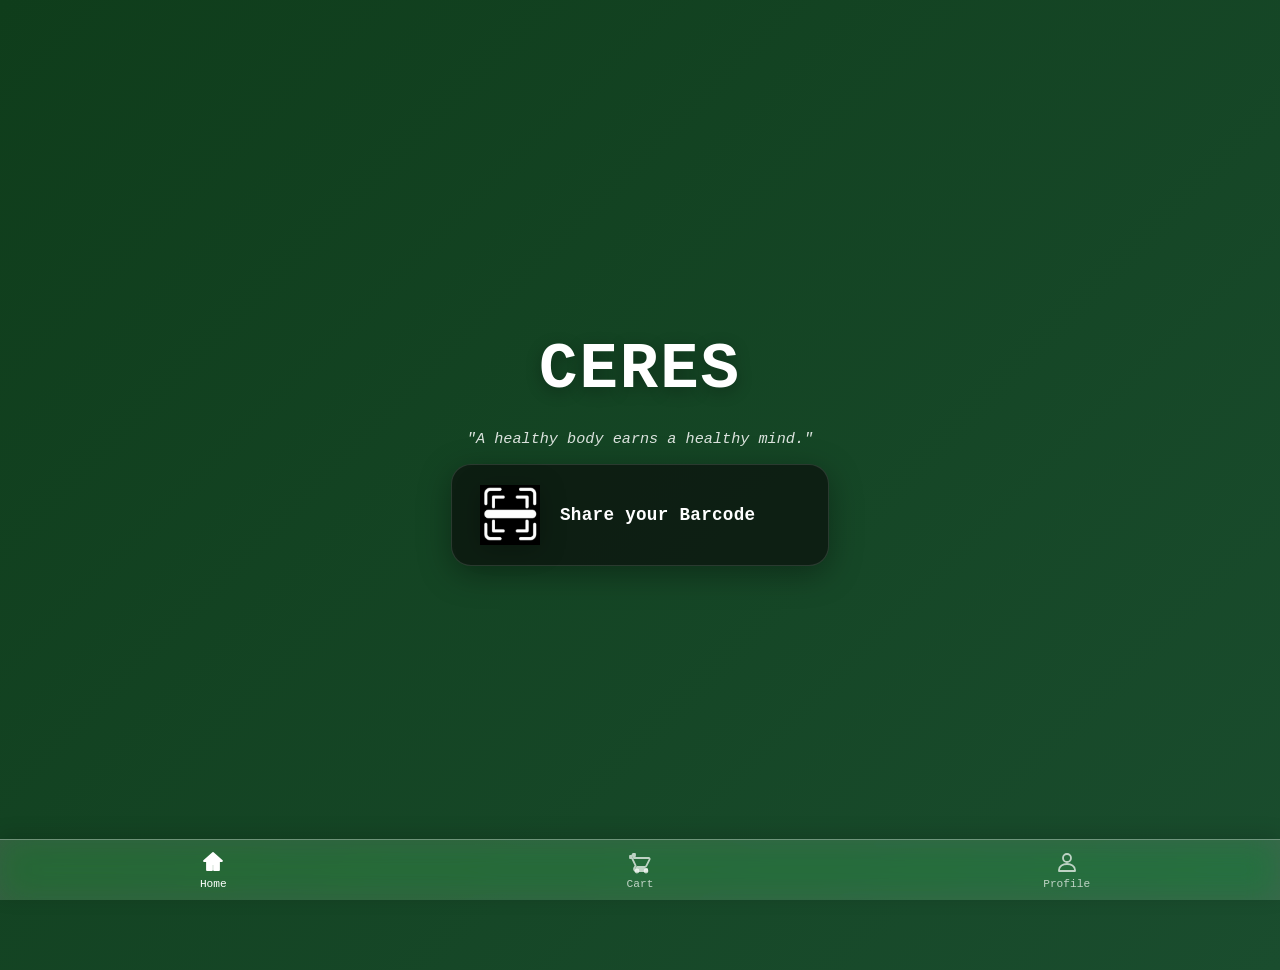
<file: index.html>
<!DOCTYPE html>
<html lang="en">
<head>
  <meta charset="UTF-8">
  <meta name="viewport" content="width=device-width, initial-scale=1.0, viewport-fit=cover, user-scalable=no">
  <title>Ceres</title>
  <link rel="stylesheet" href="style.css">
</head>
<body>
  <div class="scan-options">
    <h1 class="ceres-title">CERES</h1>
    <p class="ceres-quote">"A healthy body earns a healthy mind."</p>
  </div>

  <div class="scan-options">
    <a href="scanner.html" class="scan-glass-card">
      <img src="scan-icon.png" alt="Open Barcode Scanner" class="scan-icon">
      <p class="scan-label">Share your Barcode</p>
    </a>
  </div>
  <footer class="bottom-nav">
    <a href="index.html" class="nav-item active">
      <svg viewBox="0 0 24 24" class="nav-icon"><path d="M12 3l9 8h-3v9h-5v-6H11v6H6v-9H3z"/></svg>
      <span>Home</span>
    </a>
    <a href="cart.html" class="nav-item">
      <svg viewBox="0 0 24 24" class="nav-icon"><path d="M7 4h-2l-1 2H2v2h2l3.6 7.59-1.35 2.44A2 2 0 0 0 8 21h11v-2H8l1.1-2h7.45a2 2 0 0 0 1.8-1.11l3.24-6.49A1 1 0 0 0 20.7 8H6.21l-.94-2H7z"/><circle cx="9" cy="21" r="1.5"/><circle cx="18" cy="21" r="1.5"/></svg>
      <span>Cart</span>
    </a>
    <a href="profile.html" class="nav-item">
      <svg viewBox="0 0 24 24" class="nav-icon"><circle cx="12" cy="8" r="4"/><path d="M4 20c0-4 4-6 8-6s8 2 8 6v1H4z"/></svg>
      <span>Profile</span>
    </a>
  </footer>
</body>
</html>
</file>
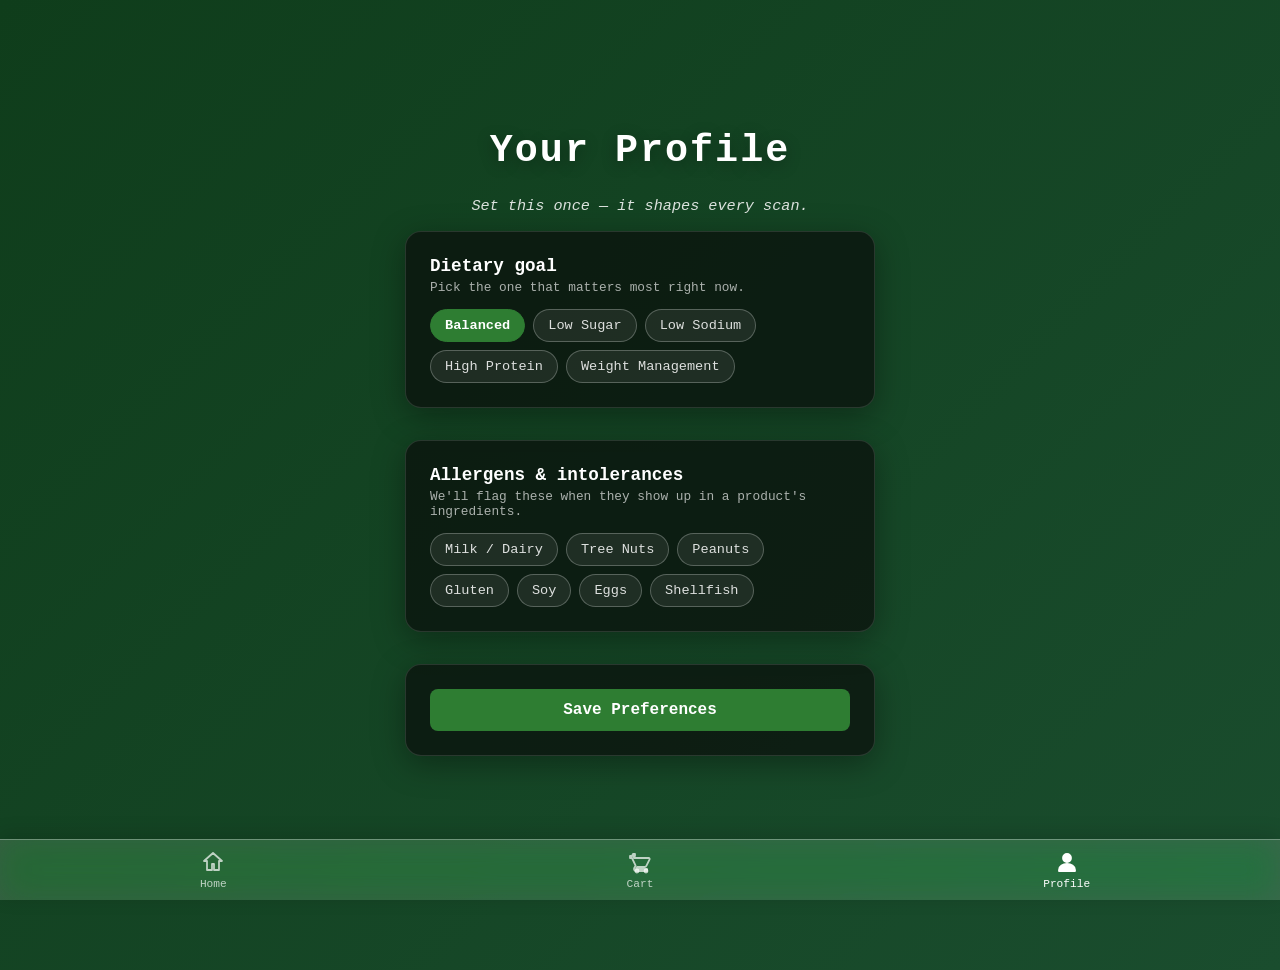
<file: profile.html>
<!DOCTYPE html>
<html lang="en">
<head>
  <meta charset="UTF-8">
  <meta name="viewport" content="width=device-width, initial-scale=1.0">
  <title>Profile</title>
  <link rel="stylesheet" href="style.css">
</head>
<body>

  <div class="scan-options">
    <h1 class="ceres-title" style="font-size:2.4rem;">Your Profile</h1>
    <p class="ceres-quote">Set this once — it shapes every scan.</p>
  </div>

  <div class="pref-section glass-card">
    <h2 class="pref-heading">Dietary goal</h2>
    <p class="pref-subtext">Pick the one that matters most right now.</p>
    <div class="pref-pill-group" id="goal-group">
      <button class="pref-pill" data-goal="balanced">Balanced</button>
      <button class="pref-pill" data-goal="low_sugar">Low Sugar</button>
      <button class="pref-pill" data-goal="low_sodium">Low Sodium</button>
      <button class="pref-pill" data-goal="high_protein">High Protein</button>
      <button class="pref-pill" data-goal="weight_management">Weight Management</button>
    </div>
  </div>

  <div class="pref-section glass-card">
    <h2 class="pref-heading">Allergens & intolerances</h2>
    <p class="pref-subtext">We'll flag these when they show up in a product's ingredients.</p>
    <div class="pref-pill-group" id="allergen-group">
      <button class="pref-pill" data-allergen="milk">Milk / Dairy</button>
      <button class="pref-pill" data-allergen="nuts">Tree Nuts</button>
      <button class="pref-pill" data-allergen="peanuts">Peanuts</button>
      <button class="pref-pill" data-allergen="gluten">Gluten</button>
      <button class="pref-pill" data-allergen="soy">Soy</button>
      <button class="pref-pill" data-allergen="eggs">Eggs</button>
      <button class="pref-pill" data-allergen="shellfish">Shellfish</button>
    </div>
  </div>

  <div class="pref-section glass-card">
    <button id="save-prefs-btn" class="pref-save-btn">Save Preferences</button>
    <p id="save-confirm" class="pref-save-confirm hidden">✓ Saved — this now applies on your next scan</p>
  </div>

  <footer class="bottom-nav">
    <a href="index.html" class="nav-item">
      <svg viewBox="0 0 24 24" class="nav-icon"><path d="M12 3l9 8h-3v9h-5v-6H11v6H6v-9H3z"/></svg>
      <span>Home</span>
    </a>
    <a href="cart.html" class="nav-item">
      <svg viewBox="0 0 24 24" class="nav-icon"><path d="M7 4h-2l-1 2H2v2h2l3.6 7.59-1.35 2.44A2 2 0 0 0 8 21h11v-2H8l1.1-2h7.45a2 2 0 0 0 1.8-1.11l3.24-6.49A1 1 0 0 0 20.7 8H6.21l-.94-2H7z"/><circle cx="9" cy="21" r="1.5"/><circle cx="18" cy="21" r="1.5"/></svg>
      <span>Cart</span>
    </a>
    <a href="profile.html" class="nav-item active">
      <svg viewBox="0 0 24 24" class="nav-icon"><circle cx="12" cy="8" r="4"/><path d="M4 20c0-4 4-6 8-6s8 2 8 6v1H4z"/></svg>
      <span>Profile</span>
    </a>
  </footer>

  <script>
    const API_BASE = '';
    const STORAGE_KEY = 'ceres_preferences';

    const goalButtons = document.querySelectorAll('#goal-group .pref-pill');
    const allergenButtons = document.querySelectorAll('#allergen-group .pref-pill');
    const saveBtn = document.getElementById('save-prefs-btn');
    const saveConfirm = document.getElementById('save-confirm');

    let selectedGoal = 'balanced';
    let selectedAllergens = new Set();

    function loadPreferences() {
      try {
        const raw = localStorage.getItem(STORAGE_KEY);
        if (!raw) return;
        const prefs = JSON.parse(raw);
        selectedGoal = prefs.goal || 'balanced';
        selectedAllergens = new Set(prefs.allergens || []);
      } catch (err) {
        console.error('Failed to load preferences:', err);
      }
    }

    function renderSelections() {
      goalButtons.forEach(btn => {
        btn.classList.toggle('pref-pill-active', btn.dataset.goal === selectedGoal);
      });
      allergenButtons.forEach(btn => {
        btn.classList.toggle('pref-pill-active', selectedAllergens.has(btn.dataset.allergen));
      });
    }

    goalButtons.forEach(btn => {
      btn.addEventListener('click', () => {
        selectedGoal = btn.dataset.goal;
        renderSelections();
      });
    });

    allergenButtons.forEach(btn => {
      btn.addEventListener('click', () => {
        const allergen = btn.dataset.allergen;
        if (selectedAllergens.has(allergen)) {
          selectedAllergens.delete(allergen);
        } else {
          selectedAllergens.add(allergen);
        }
        renderSelections();
      });
    });

    saveBtn.addEventListener('click', () => {
      const prefs = {
        goal: selectedGoal,
        allergens: Array.from(selectedAllergens)
      };
      localStorage.setItem(STORAGE_KEY, JSON.stringify(prefs));
      saveConfirm.classList.remove('hidden');
      setTimeout(() => saveConfirm.classList.add('hidden'), 2500);
    });

    loadPreferences();
    renderSelections();
  </script>
</body>
</html>
</file>
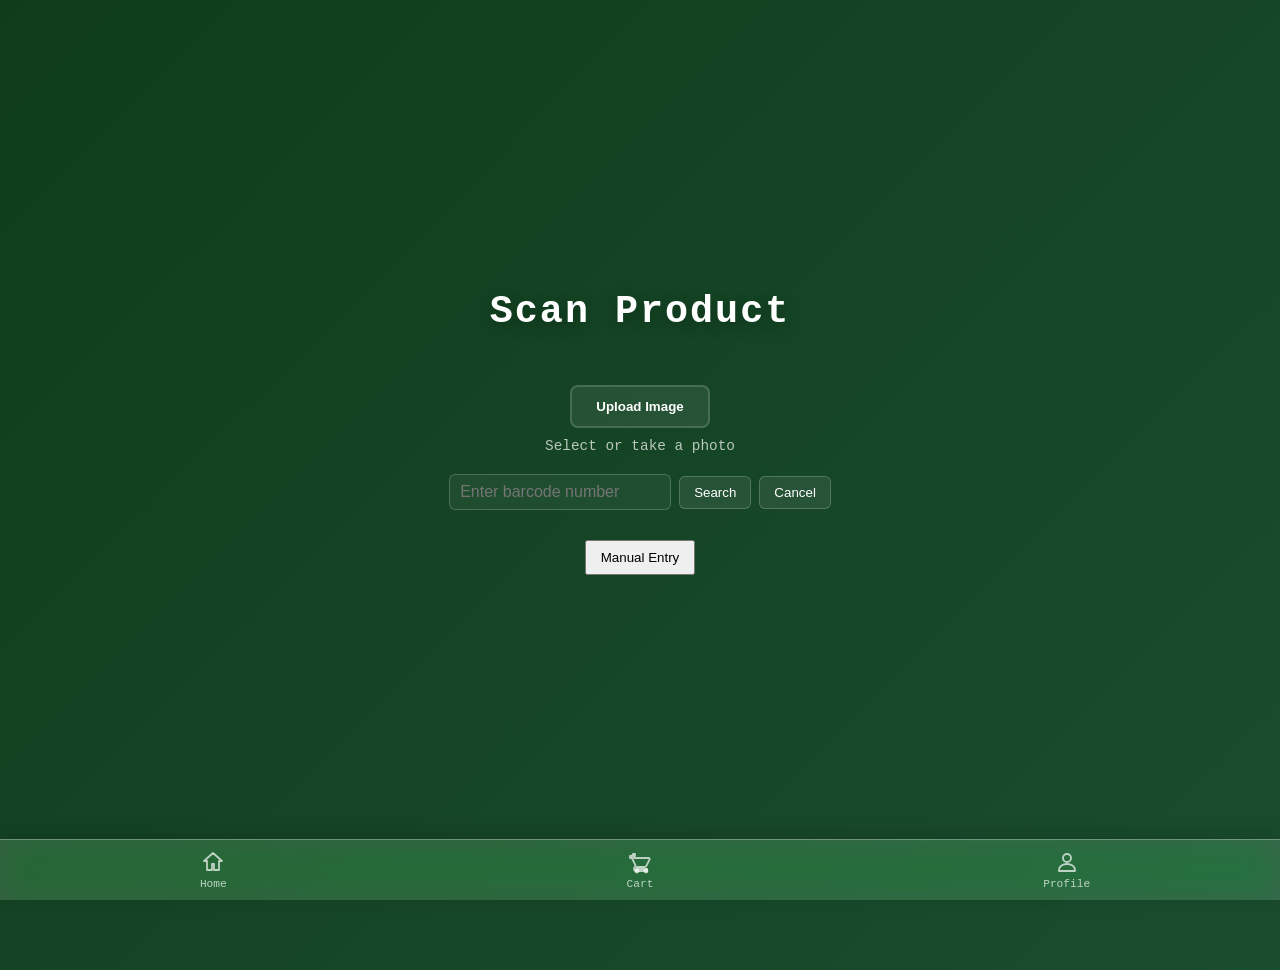
<file: scanner.html>
<!DOCTYPE html>
<html lang="en">
<head>
  <meta charset="UTF-8">
  <meta name="viewport" content="width=device-width, initial-scale=1.0">
  <title>Barcode Scanner</title>
  <link rel="stylesheet" href="style.css">
</head>
<body>
  <div class="scan-options">
    <h1 class="ceres-title" style="font-size: 2.4rem;">Scan Product</h1>
  </div>

  <div class="controls">
    <div class="file-upload-section">
      <input type="file" id="file-input" accept="image/*" capture="environment">
      <button id="upload-btn">Upload Image</button>
      <p id="upload-hint">Select or take a photo</p>
    </div>

    <div id="manual-entry" class="manual-entry hidden">
      <input type="text" id="manual-input" placeholder="Enter barcode number" inputmode="numeric">
      <button id="manual-submit">Search</button>
      <button id="manual-cancel">Cancel</button>
    </div>

    <button id="manual-btn" style="margin-top: 10px; padding: 8px 14px;">Manual Entry</button>
  </div>

  <div id="loading" class="loading hidden">
    <p>Processing image...</p>
  </div>

  <div id="product-info" class="product-info hidden">
    <h2 id="product-name">Product Name</h2>
    <p id="product-brand" class="product-header-brand">--</p>
    <p id="product-barcode" class="product-header-barcode">--</p>

    <div id="allergen-alert" class="allergen-alert hidden"></div>
    <div id="goal-note" class="goal-note hidden"></div>

    <div class="grade-gauge">
      <div class="gauge-ring">
        <div class="gauge-inner">
          <span id="gauge-grade-letter" class="gauge-grade-letter">--</span>
          <span id="gauge-score" class="gauge-score">score --</span>
        </div>
      </div>
      <div id="gauge-pointer" class="gauge-pointer"></div>
    </div>
    <div class="gauge-labels"><span>A</span><span>B</span><span>C</span><span>D</span><span>E</span></div>

    <div class="product-meta-row">
      <span id="product-food-group" class="meta-pill">--</span>
      <span id="product-confidence" class="meta-pill">--</span>
    </div>

    <div class="nutrition-info" id="nutrition-info" style="display: none;">
      <h3>Nutrition Info <span style="opacity:0.6; font-weight:400; font-size:0.75rem;">(per 100g)</span></h3>
      <p><strong>Nutriscore ref:</strong> <span id="product-nutriscore">--</span></p>
      <p><strong>Energy:</strong> <span id="product-energy">--</span> kJ</p>
      <p><strong>Protein:</strong> <span id="product-protein">--</span> g</p>
      <p><strong>Fat:</strong> <span id="product-fat">--</span> g</p>
      <p><strong>Carbs:</strong> <span id="product-carbs">--</span> g</p>
      <p><strong>Sugars:</strong> <span id="product-sugars">--</span> g</p>
      <p><strong>Salt:</strong> <span id="product-salt">--</span> g</p>
    </div>

    <div class="breakdown-section" id="breakdown-section" style="display: none;">
      <h3>Why this grade</h3>
      <div id="breakdown-list"></div>
    </div>

    <div style="display: flex; gap: 10px; margin-top: 20px; justify-content: center;">
      <button id="add-to-cart-btn" style="flex: 1; padding: 12px 20px; background: #2e7d32; border: none; color: white; border-radius: 6px; cursor: pointer; font-weight: 600; font-size: 1rem;">✓ ADD TO CART</button>
      <button id="clear-product-btn" style="flex: 1; padding: 12px 20px; background: #666; border: none; color: white; border-radius: 6px; cursor: pointer; font-weight: 600; font-size: 1rem;">Clear</button>
    </div>
  </div>

  <div id="error-msg" class="error-msg hidden">
    <p id="error-text">Error occurred</p>
    <button id="error-close">Close</button>
  </div>

  <footer class="bottom-nav">
    <a href="index.html" class="nav-item">
      <svg viewBox="0 0 24 24" class="nav-icon"><path d="M12 3l9 8h-3v9h-5v-6H11v6H6v-9H3z"/></svg>
      <span>Home</span>
    </a>
    <a href="cart.html" class="nav-item">
      <svg viewBox="0 0 24 24" class="nav-icon"><path d="M7 4h-2l-1 2H2v2h2l3.6 7.59-1.35 2.44A2 2 0 0 0 8 21h11v-2H8l1.1-2h7.45a2 2 0 0 0 1.8-1.11l3.24-6.49A1 1 0 0 0 20.7 8H6.21l-.94-2H7z"/><circle cx="9" cy="21" r="1.5"/><circle cx="18" cy="21" r="1.5"/></svg>
      <span>Cart</span>
    </a>
    <a href="profile.html" class="nav-item">
      <svg viewBox="0 0 24 24" class="nav-icon"><circle cx="12" cy="8" r="4"/><path d="M4 20c0-4 4-6 8-6s8 2 8 6v1H4z"/></svg>
      <span>Profile</span>
    </a>
  </footer>

  <script>
    const API_BASE = '';
    const gradeColors = { A: "#2e7d32", B: "#8bc34a", C: "#fbc02d", D: "#ef6c00", E: "#c62828" };

    const fileInput = document.getElementById('file-input');
    const uploadBtn = document.getElementById('upload-btn');
    const uploadHint = document.getElementById('upload-hint');
    const manualBtn = document.getElementById('manual-btn');
    const manualEntry = document.getElementById('manual-entry');
    const manualInput = document.getElementById('manual-input');
    const manualSubmit = document.getElementById('manual-submit');
    const manualCancel = document.getElementById('manual-cancel');
    const loadingDiv = document.getElementById('loading');
    const productInfo = document.getElementById('product-info');
    const errorDiv = document.getElementById('error-msg');
    const errorText = document.getElementById('error-text');
    const errorClose = document.getElementById('error-close');
    const addToCartBtn = document.getElementById('add-to-cart-btn');
    const clearProductBtn = document.getElementById('clear-product-btn');

    let currentProduct = null;
    let currentGrading = null;

    function showError(message) {
      errorText.textContent = message;
      errorDiv.classList.remove('hidden');
    }

    function hideError() {
      errorDiv.classList.add('hidden');
    }

    function showLoading() {
      loadingDiv.classList.remove('hidden');
      productInfo.classList.add('hidden');
      hideError();
    }

    function hideLoading() {
      loadingDiv.classList.add('hidden');
    }

    const GRADE_ORDER = ["A", "B", "C", "D", "E"];

    const FACTOR_LABELS = {
      energy: "Energy",
      sugars: "Sugars",
      saturated_fat: "Sat. fat",
      salt: "Salt",
      fiber: "Fiber",
      protein: "Protein",
      food_group: "Food group",
      food_category: "Category"
    };

    const ALLERGEN_KEYWORDS = {
      milk: ["milk", "dairy", "lactose", "whey", "casein", "butter", "cream", "cheese", "ghee"],
      nuts: ["almond", "cashew", "walnut", "pistachio", "hazelnut", "pecan", "tree nut"],
      peanuts: ["peanut", "groundnut"],
      gluten: ["wheat", "barley", "rye", "gluten", "malt"],
      soy: ["soy", "soya", "soja"],
      eggs: ["egg"],
      shellfish: ["shrimp", "crab", "lobster", "shellfish", "prawn"]
    };

    const ALLERGEN_LABELS = {
      milk: "Milk/Dairy", nuts: "Tree Nuts", peanuts: "Peanuts",
      gluten: "Gluten", soy: "Soy", eggs: "Eggs", shellfish: "Shellfish"
    };

    const GOAL_LABELS = {
      balanced: "Balanced", low_sugar: "Low Sugar", low_sodium: "Low Sodium",
      high_protein: "High Protein", weight_management: "Weight Management"
    };

    function getPreferences() {
      try {
        const raw = localStorage.getItem('ceres_preferences');
        if (!raw) return { goal: 'balanced', allergens: [] };
        return JSON.parse(raw);
      } catch (err) {
        return { goal: 'balanced', allergens: [] };
      }
    }

    function checkAllergens(product, allergens) {
      const ingredientsText = (product.ingredients || '').toLowerCase();
      const categoriesText = (product.categories || '').toLowerCase();
      const haystack = `${ingredientsText} ${categoriesText}`;

      if (!ingredientsText) return { checked: false, hits: [] };

      const hits = allergens.filter(allergen => {
        const keywords = ALLERGEN_KEYWORDS[allergen] || [];
        return keywords.some(kw => haystack.includes(kw));
      });

      return { checked: true, hits };
    }

    function renderAllergenAlert(product, allergens) {
      const alertEl = document.getElementById('allergen-alert');

      if (!allergens || allergens.length === 0) {
        alertEl.classList.add('hidden');
        return;
      }

      const result = checkAllergens(product, allergens);

      if (!result.checked) {
        alertEl.innerHTML = `⚠ No ingredients data available — can't check your allergens for this product.`;
        alertEl.classList.remove('hidden');
        return;
      }

      if (result.hits.length === 0) {
        alertEl.classList.add('hidden');
        return;
      }

      const names = result.hits.map(a => ALLERGEN_LABELS[a] || a).join(', ');
      alertEl.innerHTML = `⚠ May contain: <strong>${names}</strong> — check the label.`;
      alertEl.classList.remove('hidden');
    }

    function renderGoalNote(product, goal) {
      const noteEl = document.getElementById('goal-note');
      noteEl.className = 'goal-note hidden';

      if (!goal || goal === 'balanced') return;

      let message = null;
      let tone = 'warning';

      if (goal === 'low_sugar' && product.sugars > 10) {
        message = `High in sugar (${product.sugars}g/100g) for your Low Sugar goal.`;
      } else if (goal === 'low_sodium' && product.salt > 1.2) {
        message = `High in salt (${product.salt}g/100g) for your Low Sodium goal.`;
      } else if (goal === 'high_protein' && product.protein > 10) {
        message = `Good protein source (${product.protein}g/100g) for your goal.`;
        tone = 'positive';
      } else if (goal === 'weight_management' && product.energy_kj > 1700) {
        message = `Energy-dense (${product.energy_kj}kJ/100g) — worth checking your portion.`;
      }

      if (message) {
        noteEl.textContent = `🎯 ${message}`;
        noteEl.className = `goal-note ${tone}`;
      }
    }

    function setGauge(grade) {
      const letterEl = document.getElementById('gauge-grade-letter');
      const pointerEl = document.getElementById('gauge-pointer');
      letterEl.textContent = grade || '?';
      letterEl.style.color = gradeColors[grade] || '#999';

      const index = GRADE_ORDER.indexOf(grade);
      const safeIndex = index === -1 ? 2 : index; // default to middle if unknown
      // Each segment is 72deg, pointer sits at the segment's center.
      const angle = safeIndex * 72 + 36;
      pointerEl.style.transform = `rotate(${angle}deg)`;
    }

    function setMeta(grading) {
      const foodGroupEl = document.getElementById('product-food-group');
      const confidenceEl = document.getElementById('product-confidence');

      const foodGroup = (grading.food_group || 'unknown').replace(/_/g, ' ');
      foodGroupEl.textContent = foodGroup;

      const confidence = grading.confidence || 'unknown';
      confidenceEl.textContent = `${confidence} confidence`;
      confidenceEl.className = 'meta-pill';
      if (confidence === 'high') confidenceEl.classList.add('confidence-high');
      else if (confidence === 'medium') confidenceEl.classList.add('confidence-medium');
      else if (confidence === 'low') confidenceEl.classList.add('confidence-low');
    }

    function renderBreakdown(breakdown) {
      const section = document.getElementById('breakdown-section');
      const list = document.getElementById('breakdown-list');
      list.innerHTML = '';

      const entries = Object.entries(breakdown || {}).filter(([, points]) => points !== 0);

      if (entries.length === 0) {
        section.style.display = 'none';
        return;
      }

      section.style.display = 'block';

      // Largest-impact factors first.
      entries.sort((a, b) => Math.abs(b[1]) - Math.abs(a[1]));

      const maxAbs = Math.max(...entries.map(([, points]) => Math.abs(points)), 1);

      entries.forEach(([factor, points]) => {
        const isPositive = points > 0;
        const widthPct = Math.min((Math.abs(points) / maxAbs) * 50, 50);

        const row = document.createElement('div');
        row.className = 'breakdown-row';
        row.innerHTML = `
          <span class="breakdown-label">${FACTOR_LABELS[factor] || factor}</span>
          <span class="breakdown-track">
            <span class="breakdown-bar ${isPositive ? 'positive' : 'negative'}" style="width:${widthPct}%"></span>
          </span>
          <span class="breakdown-value ${isPositive ? 'positive' : 'negative'}">${isPositive ? '+' : ''}${points}</span>
        `;
        list.appendChild(row);
      });
    }

    function displayProduct(product, grading) {
      currentProduct = product;
      currentGrading = grading;

      document.getElementById('product-name').textContent = product.name || 'Unknown product';
      document.getElementById('product-brand').textContent = product.brand || 'Unknown brand';
      document.getElementById('product-barcode').textContent = `Barcode: ${product.barcode || '--'}`;
      document.getElementById('product-nutriscore').textContent = product.nutriscore ? product.nutriscore.toUpperCase() : '--';

      setGauge(grading.grade);
      document.getElementById('gauge-score').textContent = `score ${grading.score ?? '--'}`;
      setMeta(grading);
      renderBreakdown(grading.breakdown);

      const prefs = getPreferences();
      renderAllergenAlert(product, prefs.allergens || []);
      renderGoalNote(product, prefs.goal || 'balanced');

      if (product.energy_kj) {
        document.getElementById('product-energy').textContent = product.energy_kj;
        document.getElementById('nutrition-info').style.display = 'block';
      }
      if (product.protein) document.getElementById('product-protein').textContent = product.protein;
      if (product.fat) document.getElementById('product-fat').textContent = product.fat;
      if (product.carbohydrates) document.getElementById('product-carbs').textContent = product.carbohydrates;
      if (product.sugars) document.getElementById('product-sugars').textContent = product.sugars;
      if (product.salt) document.getElementById('product-salt').textContent = product.salt;

      hideLoading();
      productInfo.classList.remove('hidden');
    }

    async function scanImage(file) {
      showLoading();
      const formData = new FormData();
      formData.append('file', file);

      try {
        const response = await fetch(`${API_BASE}/scan`, {
          method: 'POST', headers: { 'ngrok-skip-browser-warning': 'true' },
          body: formData
        });

        if (!response.ok) {
          const error = await response.json();
          throw new Error(error.detail || 'Failed to scan image');
        }

        const data = await response.json();
        displayProduct(data.product, data.grading);
      } catch (error) {
        hideLoading();
        showError(error.message || 'Error scanning image');
      }
    }

    async function lookup(barcode) {
      showLoading();
      try {
        const response = await fetch(`${API_BASE}/product/${barcode}`, {
          headers: { 'ngrok-skip-browser-warning': 'true' }
        });
        
        if (!response.ok) {
          const error = await response.json();
          throw new Error(error.detail || 'Product not found');
        }

        const data = await response.json();
        displayProduct(data.product, data.grading);
      } catch (error) {
        hideLoading();
        showError(error.message || 'Error looking up product');
      }
    }

    async function addToCart(barcode) {
      try {
        const response = await fetch(`${API_BASE}/cart/add/${barcode}`, {
          method: 'POST',
          headers: { 'ngrok-skip-browser-warning': 'true' }
        });

        if (!response.ok) {
          const error = await response.json();
          throw new Error(error.detail || 'Failed to add to cart');
        }

        showError('✓ Added to cart!');
        setTimeout(() => hideError(), 2000);
      } catch (error) {
        showError(error.message || 'Error adding to cart');
      }
    }

    // Event listeners
    uploadBtn.addEventListener('click', () => fileInput.click());
    
    fileInput.addEventListener('change', (e) => {
      const file = e.target.files[0];
      if (file) {
        uploadHint.textContent = `Selected: ${file.name}`;
        scanImage(file);
      }
    });

    manualBtn.addEventListener('click', () => {
      productInfo.classList.add('hidden');
      hideError();
      manualEntry.classList.remove('hidden');
      manualInput.value = '';
      manualInput.focus();
    });

    manualSubmit.addEventListener('click', () => {
      const barcode = manualInput.value.trim();
      if (barcode) {
        manualEntry.classList.add('hidden');
        lookup(barcode);
      }
    });

    manualCancel.addEventListener('click', () => {
      manualEntry.classList.add('hidden');
    });

    manualInput.addEventListener('keydown', (e) => {
      if (e.key === 'Enter') manualSubmit.click();
    });

    addToCartBtn.addEventListener('click', () => {
      if (currentProduct) {
        addToCart(currentProduct.barcode);
      }
    });

    clearProductBtn.addEventListener('click', () => {
      productInfo.classList.add('hidden');
      hideError();
      fileInput.value = '';
      uploadHint.textContent = 'Select or take a photo';
      currentProduct = null;
      currentGrading = null;
    });

    errorClose.addEventListener('click', hideError);
  </script>
</body>
</html>
</file>
<file: style.css>
* {
  -webkit-tap-highlight-color: transparent;
}

html, body {
  overscroll-behavior-y: contain;
}

body {
  margin: 0;
  min-height: 100vh;
  display: flex;
  flex-direction: column;
  justify-content: center;
  align-items: center;
  gap: 16px;
  background: linear-gradient(135deg, #0f3d1b 0%, #1a4d2e 100%);
  color: #f5f5f5;
  font-family: "Lucida Console", Monaco, monospace;
  padding-top: env(safe-area-inset-top);
  padding-bottom: max(70px, calc(70px + env(safe-area-inset-bottom)));
}


.scan-options {
  display: flex;
  flex-direction: column;
  gap: 20px;
  padding: 0 16px;
}

.scan-glass-card {
  display: flex;
  flex-direction: row;
  align-items: center;
  gap: 20px;
  text-decoration: none;
  padding: 20px 28px;
  border-radius: 20px;
  width: 320px;

  background: rgba(10, 15, 12, 0.7);
  border: 1px solid rgba(255, 255, 255, 0.12);
  box-shadow: 0 8px 32px 0 rgba(0, 0, 0, 0.35);

  cursor: pointer;
  transition: transform 0.2s ease, background 0.2s ease;
}

.scan-glass-card:hover {
  transform: scale(1.03);
  background: rgba(16, 22, 18, 0.8);
}

.scan-glass-card:active {
  transform: scale(0.98);
}

.scan-icon {
  width: 60px;
  height: 60px;
  flex-shrink: 0;
  filter: drop-shadow(0 4px 12px rgba(0, 0, 0, 0.25));
}

.ceres-title {
  margin: 0;
  font-size: 4rem;
  font-weight: 800;
  letter-spacing: 2px;
  color: #ffffff;
  text-align: center;
  text-shadow: 0 4px 16px rgba(0, 0, 0, 0.3);
}

.ceres-quote {
  margin: 4px 0 0;
  font-size: 0.95rem;
  font-style: italic;
  color: rgba(255, 255, 255, 0.85);
  text-align: center;
}

.scan-label {
  margin: 0;
  color: #ffffff;
  font-weight: 600;
  font-size: 1.1rem;
  letter-spacing: 0.3px;
}

.back-link {
  position: absolute;
  top: 16px;
  left: 16px;
  color: #fff;
  text-decoration: none;
  font-weight: bold;
}

.controls {
  text-align: center;
  margin: 15px 0;
  padding: 20px;
  max-width: 400px;
  width: 100%;
}

#interactive.viewport {
  position: relative;
  width: 100%;
  max-width: 640px;
  height: 480px;
  margin: 0 auto;
  overflow: hidden;
  border: 2px solid #ccc;
}

#interactive.viewport > video,
#interactive.viewport > canvas {
  width: 100%;
  height: 100%;
  object-fit: cover;
}

canvas.drawingBuffer {
  position: absolute;
  top: 0;
  left: 0;
}

.glass-card {
  background: rgba(10, 15, 12, 0.72);
  border: 1px solid rgba(255, 255, 255, 0.12);
  box-shadow: 0 8px 32px 0 rgba(0, 0, 0, 0.35);
  border-radius: 16px;
  padding: 24px;
  color: #ffffff;
  text-align: center;
}
.hidden {
  display: none;
}

.manual-entry {
  display: flex;
  gap: 8px;
  align-items: center;
  justify-content: center;
  margin: 10px 0 20px;
  flex-wrap: wrap;
}

.manual-entry input {
  padding: 8px 10px;
  border-radius: 6px;
  border: 1px solid rgba(255, 255, 255, 0.2);
  background: rgba(255, 255, 255, 0.05);
  color: #fff;
  font-size: 1rem;
  min-width: 200px;
}

.manual-entry button {
  padding: 8px 14px;
  border-radius: 6px;
  border: 1px solid rgba(255, 255, 255, 0.2);
  background: rgba(255, 255, 255, 0.08);
  color: white;
  cursor: pointer;
}

.scan-overlay {
  position: absolute; inset: 0;
  display: flex; flex-direction: column; align-items: center; justify-content: center;
  pointer-events: none;
}
.scan-box {
  width: 70%; max-width: 320px; aspect-ratio: 2/1;
  box-shadow: 0 0 0 2000px rgba(0,0,0,0.5); /* semi-transparent overlay w/ clear cutout */
  border: 2px solid #fff; border-radius: 8px;
  position: relative; overflow: hidden;
}
.scan-line {
  position: absolute; left: 0; right: 0; height: 2px;
  background: red; box-shadow: 0 0 6px red;
  animation: scan-move 2s infinite ease-in-out;
}
@keyframes scan-move {
  0%, 100% { top: 5%; }
  50% { top: 95%; }
}
.scan-hint {
  margin-top: 12px; color: #fff; font-size: 14px;
  background: rgba(0,0,0,0.5); padding: 4px 10px; border-radius: 6px;
}

/* File upload section */
.file-upload-section {
  display: flex;
  flex-direction: column;
  gap: 10px;
  align-items: center;
  margin-bottom: 20px;
}

#file-input {
  display: none;
}

#upload-btn {
  padding: 12px 24px;
  background: rgba(255, 255, 255, 0.08);
  border: 2px solid rgba(255, 255, 255, 0.15);
  color: white;
  font-weight: 600;
  border-radius: 8px;
  cursor: pointer;
  transition: background 0.2s ease;
}

#upload-btn:hover {
  background: rgba(255, 255, 255, 0.14);
}

#upload-hint {
  color: rgba(255, 255, 255, 0.7);
  font-size: 0.9rem;
  margin: 0;
}

/* Loading indicator */
.loading {
  text-align: center;
  color: white;
  font-size: 1.1rem;
}

.loading p {
  animation: pulse 1.5s infinite;
}

@keyframes pulse {
  0%, 100% { opacity: 1; }
  50% { opacity: 0.5; }
}

/* Product info display */
.product-info {
  background: rgba(255, 255, 255, 0.15);
  -webkit-backdrop-filter: blur(12px) saturate(180%);
  backdrop-filter: blur(12px) saturate(180%);
  border: 1px solid rgba(255, 255, 255, 0.25);
  box-shadow: 0 8px 32px 0 rgba(0, 0, 0, 0.2);
  border-radius: 16px;
  padding: 24px;
  color: #ffffff;
  text-align: center;
  max-width: 400px;
  width: 100%;
}

.product-info h2 {
  margin: 0 0 4px 0;
  font-size: 1.5rem;
}

.product-info p {
  margin: 8px 0;
  font-size: 0.95rem;
}

.product-header-brand {
  margin: 0 0 2px 0;
  opacity: 0.8;
  font-size: 0.9rem;
}

.product-header-barcode {
  margin: 0 0 18px 0;
  opacity: 0.55;
  font-size: 0.75rem;
  letter-spacing: 0.5px;
}

/* Grade gauge: A-E arc with a pointer marking the actual grade */
.grade-gauge {
  position: relative;
  width: 148px;
  height: 148px;
  margin: 0 auto 14px;
}

.gauge-ring {
  width: 100%;
  height: 100%;
  border-radius: 50%;
  box-sizing: border-box;
  padding: 12px;
  background: conic-gradient(
    #2e7d32 0deg 72deg,
    #8bc34a 72deg 144deg,
    #fbc02d 144deg 216deg,
    #ef6c00 216deg 288deg,
    #c62828 288deg 360deg
  );
  box-shadow: 0 6px 20px rgba(0, 0, 0, 0.35);
}

.gauge-inner {
  width: 100%;
  height: 100%;
  border-radius: 50%;
  background: rgba(15, 15, 15, 0.82);
  display: flex;
  flex-direction: column;
  align-items: center;
  justify-content: center;
  gap: 2px;
}

.gauge-grade-letter {
  font-size: 2.6rem;
  font-weight: 800;
  line-height: 1;
  text-shadow: 0 2px 8px rgba(0, 0, 0, 0.5);
}

.gauge-score {
  font-size: 0.7rem;
  opacity: 0.65;
  letter-spacing: 0.5px;
}

.gauge-pointer {
  position: absolute;
  top: 50%;
  left: 50%;
  width: 0;
  height: 0;
  transform-origin: 0 0;
}

.gauge-pointer::after {
  content: "";
  position: absolute;
  left: -6px;
  top: -68px;
  width: 0;
  height: 0;
  border-left: 6px solid transparent;
  border-right: 6px solid transparent;
  border-bottom: 10px solid #ffffff;
  filter: drop-shadow(0 1px 3px rgba(0, 0, 0, 0.6));
}

.gauge-labels {
  display: flex;
  justify-content: space-between;
  max-width: 148px;
  margin: 0 auto 18px;
  font-size: 0.65rem;
  letter-spacing: 1px;
  opacity: 0.5;
}

/* Food group + confidence pills */
.product-meta-row {
  display: flex;
  gap: 8px;
  justify-content: center;
  flex-wrap: wrap;
  margin-bottom: 16px;
}

.meta-pill {
  padding: 4px 12px;
  border-radius: 20px;
  font-size: 0.75rem;
  background: rgba(255, 255, 255, 0.12);
  border: 1px solid rgba(255, 255, 255, 0.2);
  text-transform: capitalize;
}

.confidence-high { color: #8bc34a; }
.confidence-medium { color: #fbc02d; }
.confidence-low { color: #ef6c00; }

.product-grade {
  margin: 16px 0;
  padding: 12px;
  background: rgba(0, 0, 0, 0.3);
  border-radius: 8px;
}

/* "Why this grade" breakdown */
.breakdown-section {
  text-align: left;
  background: rgba(0, 0, 0, 0.2);
  padding: 14px 16px;
  border-radius: 8px;
  margin-top: 16px;
}

.breakdown-section h3 {
  margin: 0 0 10px 0;
  font-size: 0.95rem;
}

.breakdown-row {
  display: grid;
  grid-template-columns: 90px 1fr 34px;
  align-items: center;
  gap: 8px;
  margin: 7px 0;
  font-size: 0.78rem;
}

.breakdown-label {
  text-transform: capitalize;
  opacity: 0.85;
  white-space: nowrap;
  overflow: hidden;
  text-overflow: ellipsis;
}

.breakdown-track {
  position: relative;
  height: 8px;
  background: rgba(255, 255, 255, 0.08);
  border-radius: 4px;
}

.breakdown-track::before {
  content: "";
  position: absolute;
  left: 50%;
  top: -2px;
  bottom: -2px;
  width: 1px;
  background: rgba(255, 255, 255, 0.25);
}

.breakdown-bar {
  position: absolute;
  top: 0;
  height: 100%;
  border-radius: 3px;
}

.breakdown-bar.positive {
  left: 50%;
  background: #8bc34a;
}

.breakdown-bar.negative {
  right: 50%;
  background: #c62828;
}

.breakdown-value {
  text-align: right;
  font-weight: 600;
}

.breakdown-value.positive { color: #8bc34a; }
.breakdown-value.negative { color: #c62828; }

/* Profile / preferences page */
.pref-section {
  max-width: 420px;
  width: calc(100% - 32px);
  margin: 0 auto 16px;
  text-align: left;
}

.pref-heading {
  margin: 0 0 4px 0;
  font-size: 1.1rem;
}

.pref-subtext {
  margin: 0 0 14px 0;
  font-size: 0.8rem;
  opacity: 0.65;
}

.pref-pill-group {
  display: flex;
  flex-wrap: wrap;
  gap: 8px;
}

.pref-pill {
  padding: 8px 14px;
  border-radius: 20px;
  font-size: 0.85rem;
  font-family: inherit;
  background: rgba(255, 255, 255, 0.08);
  border: 1px solid rgba(255, 255, 255, 0.25);
  color: rgba(255, 255, 255, 0.85);
  cursor: pointer;
  transition: background 0.15s ease, border-color 0.15s ease, transform 0.1s ease;
}

.pref-pill:hover {
  background: rgba(255, 255, 255, 0.16);
}

.pref-pill:active {
  transform: scale(0.96);
}

.pref-pill-active {
  background: #2e7d32;
  border-color: #2e7d32;
  color: #ffffff;
  font-weight: 600;
}

.pref-save-btn {
  width: 100%;
  padding: 12px;
  background: #2e7d32;
  border: none;
  color: white;
  border-radius: 8px;
  cursor: pointer;
  font-weight: 600;
  font-size: 1rem;
  font-family: inherit;
}

.pref-save-confirm {
  margin: 12px 0 0;
  text-align: center;
  color: #8bc34a;
  font-size: 0.85rem;
}

/* Allergen alert banner on scan results */
.allergen-alert {
  background: rgba(198, 40, 40, 0.25);
  border: 1px solid rgba(198, 40, 40, 0.6);
  border-radius: 8px;
  padding: 10px 14px;
  margin-bottom: 14px;
  font-size: 0.85rem;
  text-align: left;
}

.goal-note {
  border-radius: 8px;
  padding: 10px 14px;
  margin-bottom: 14px;
  font-size: 0.85rem;
  text-align: left;
}

.goal-note.warning {
  background: rgba(239, 108, 0, 0.2);
  border: 1px solid rgba(239, 108, 0, 0.5);
}

.goal-note.positive {
  background: rgba(46, 125, 50, 0.2);
  border: 1px solid rgba(46, 125, 50, 0.5);
}

.nutrition-info {
  text-align: left;
  background: rgba(0, 0, 0, 0.2);
  padding: 12px;
  border-radius: 8px;
}

.nutrition-info h3 {
  margin: 0 0 12px 0;
}

.nutrition-info p {
  margin: 6px 0;
}

/* Error message */
.error-msg {
  background: rgba(198, 40, 40, 0.9);
  border: 1px solid rgba(255, 0, 0, 0.3);
  border-radius: 8px;
  padding: 16px;
  color: white;
  text-align: center;
  max-width: 400px;
  width: 100%;
  margin: 10px 0;
}

.error-msg p {
  margin: 8px 0;
}

.error-msg button {
  padding: 6px 12px;
  background: rgba(255, 255, 255, 0.2);
  border: 1px solid rgba(255, 255, 255, 0.3);
  color: white;
  border-radius: 4px;
  cursor: pointer;
  margin-top: 8px;
}

/* Bottom nav footer */
.bottom-nav {
  position: fixed;
  bottom: 0;
  left: 0;
  right: 0;
  display: flex;
  justify-content: space-around;
  align-items: center;
  padding: 10px 0 max(10px, env(safe-area-inset-bottom));

  background: rgba(255, 255, 255, 0.15);
  -webkit-backdrop-filter: blur(16px) saturate(180%);
  backdrop-filter: blur(16px) saturate(180%);
  border-top: 1px solid rgba(255, 255, 255, 0.3);
  box-shadow: 0 -4px 20px rgba(0, 0, 0, 0.15);
  z-index: 100;
}

.nav-item {
  display: flex;
  flex-direction: column;
  align-items: center;
  gap: 4px;
  text-decoration: none;
  color: rgba(255, 255, 255, 0.7);
  font-size: 0.7rem;
  font-weight: 500;
  transition: color 0.2s ease, transform 0.15s ease;
  flex: 1;
}

.nav-item:active {
  transform: scale(0.92);
}

.nav-item.active {
  color: #ffffff;
}

.nav-icon {
  width: 24px;
  height: 24px;
  fill: none;
  stroke: currentColor;
  stroke-width: 1.8;
  stroke-linecap: round;
  stroke-linejoin: round;
}

.nav-item.active .nav-icon {
  fill: currentColor;
}

/* Cart styles */
.cart-list {
  display: flex;
  flex-direction: column;
  gap: 12px;
  width: 100%;
  max-width: 500px;
  padding: 0 16px;
}

.cart-item {
  display: flex;
  justify-content: space-between;
  align-items: center;
  padding: 16px;
}

.cart-item-info {
  flex: 1;
  text-align: left;
}

.cart-item-name {
  margin: 0;
  font-weight: 600;
  font-size: 1rem;
}

.cart-item-brand {
  margin: 4px 0 0 0;
  font-size: 0.85rem;
  opacity: 0.9;
}

.cart-item-barcode {
  margin: 4px 0 0 0;
  font-size: 0.8rem;
  opacity: 0.8;
}

.cart-item-grade {
  min-width: 50px;
  height: 50px;
  display: flex;
  align-items: center;
  justify-content: center;
  font-weight: 700;
  font-size: 1.5rem;
  border-radius: 8px;
  margin: 0 12px;
  color: white;
  text-shadow: 1px 1px 2px rgba(0, 0, 0, 0.5);
}

.cart-item-remove {
  background: rgba(255, 0, 0, 0.3);
  border: 1px solid rgba(255, 0, 0, 0.5);
  color: white;
  border-radius: 50%;
  width: 40px;
  height: 40px;
  cursor: pointer;
  font-size: 1.2rem;
  transition: background 0.2s ease;
}

.cart-item-remove:hover {
  background: rgba(255, 0, 0, 0.5);
}

.cart-empty {
  color: rgba(255, 255, 255, 0.7);
  text-align: center;
  font-size: 1.1rem;
}

.cart-summary {
  max-width: 500px;
  width: 100%;
  margin: 20px 16px 0;
}

.summary-title {
  margin: 0 0 12px 0;
  font-size: 1.1rem;
  font-weight: 600;
}

.grade-pills {
  display: flex;
  flex-wrap: wrap;
  gap: 8px;
  justify-content: center;
  margin-bottom: 12px;
}

.grade-pill {
  padding: 4px 12px;
  border-radius: 20px;
  font-size: 0.85rem;
  color: white;
  font-weight: 600;
  text-shadow: 1px 1px 2px rgba(0, 0, 0, 0.3);
}

.summary-warning {
  color: #ffeb3b;
  font-size: 0.9rem;
  margin-bottom: 0;
}

/* Recommendations section */
.recommendations-section {
  max-width: 500px;
  width: 100%;
  padding: 0 16px;
  margin-bottom: 20px;
}

.recommendations-list {
  display: flex;
  flex-direction: column;
  gap: 12px;
  width: 100%;
}

.recommendation-card {
  display: flex;
  justify-content: space-between;
  align-items: center;
  padding: 16px;
  gap: 12px;
}

.recommendation-info {
  flex: 1;
  text-align: left;
}

.recommendation-name {
  margin: 0;
  font-weight: 600;
  font-size: 1rem;
  color: white;
}

.recommendation-brand {
  margin: 4px 0 0 0;
  font-size: 0.85rem;
  opacity: 0.9;
  color: rgba(255, 255, 255, 0.8);
}

.recommendation-reason {
  margin: 6px 0 0 0;
  font-size: 0.8rem;
  color: #ffeb3b;
  font-style: italic;
}

.recommendation-add {
  background: rgba(46, 125, 50, 0.7);
  border: 2px solid #2e7d32;
  color: white;
  border-radius: 6px;
  padding: 8px 14px;
  cursor: pointer;
  font-weight: 600;
  transition: background 0.2s ease;
  white-space: nowrap;
  flex-shrink: 0;
}

.recommendation-add:hover {
  background: #2e7d32;
}
</file>
